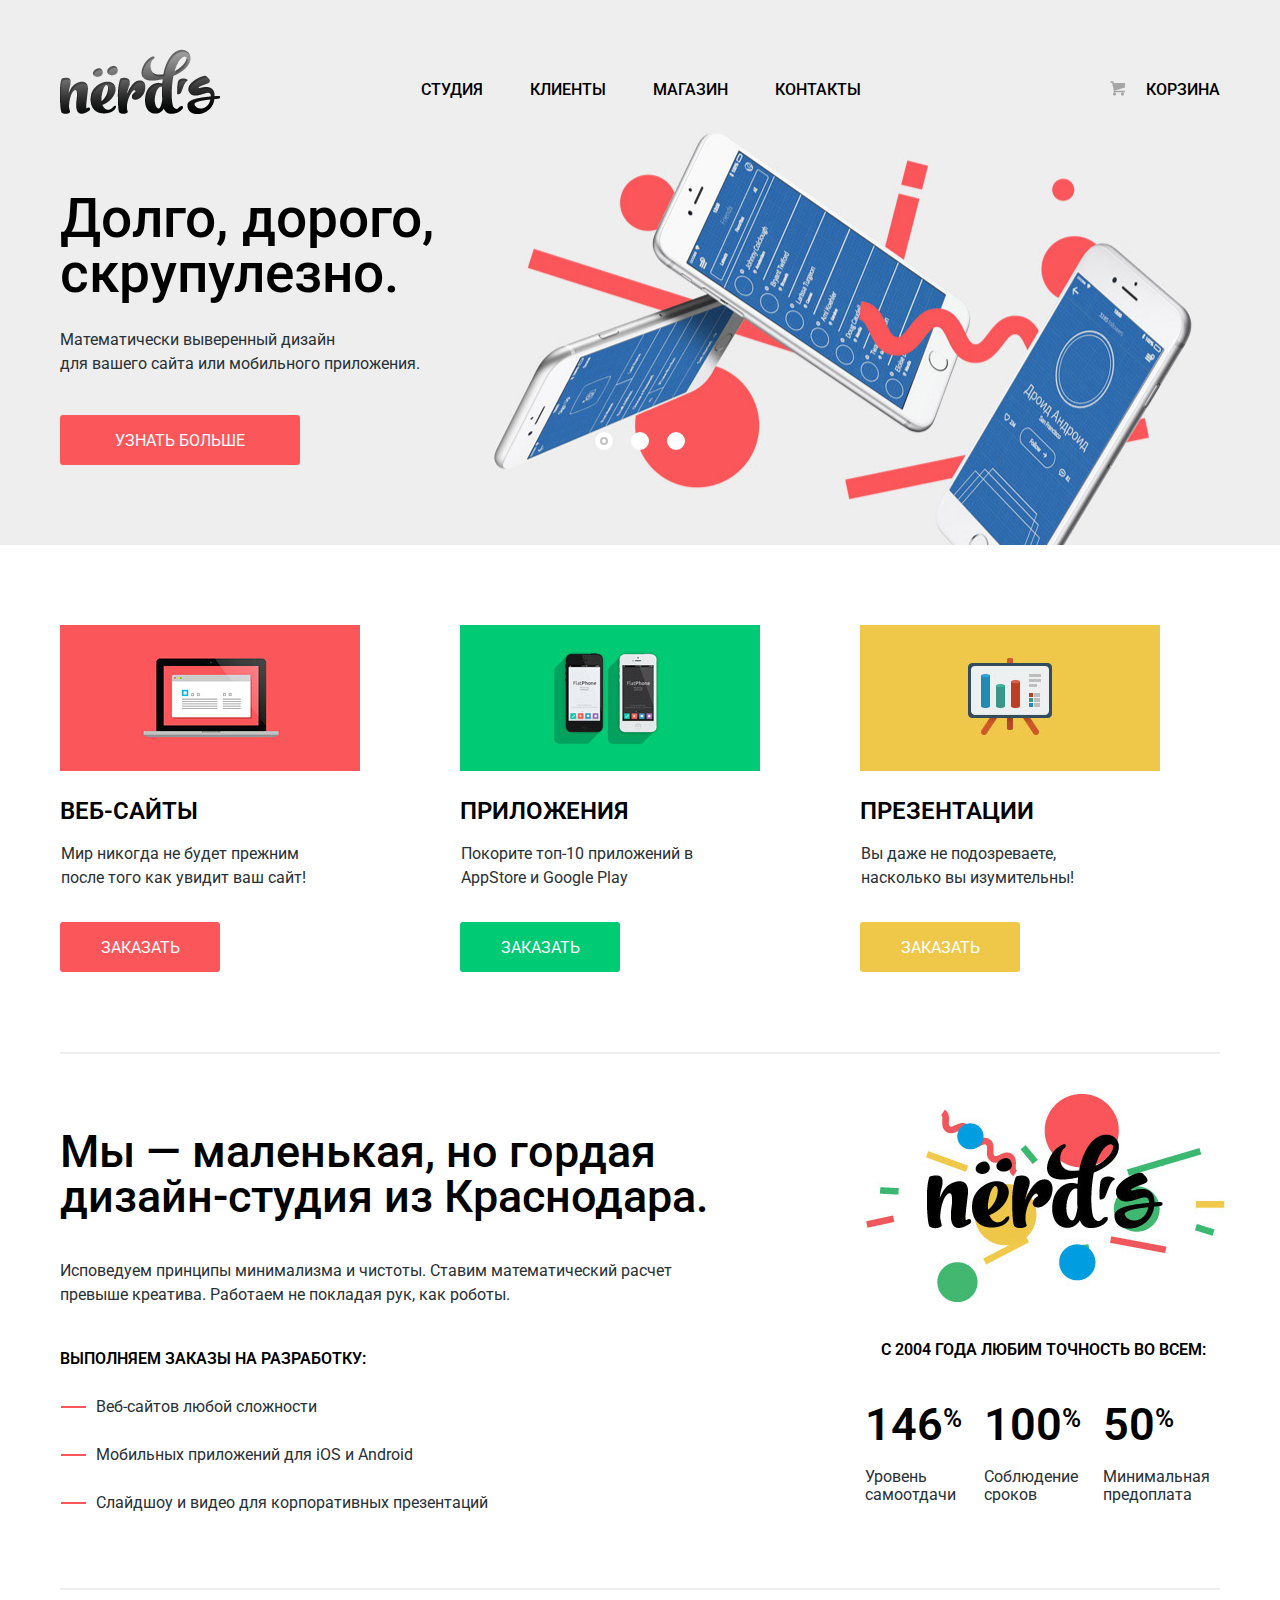
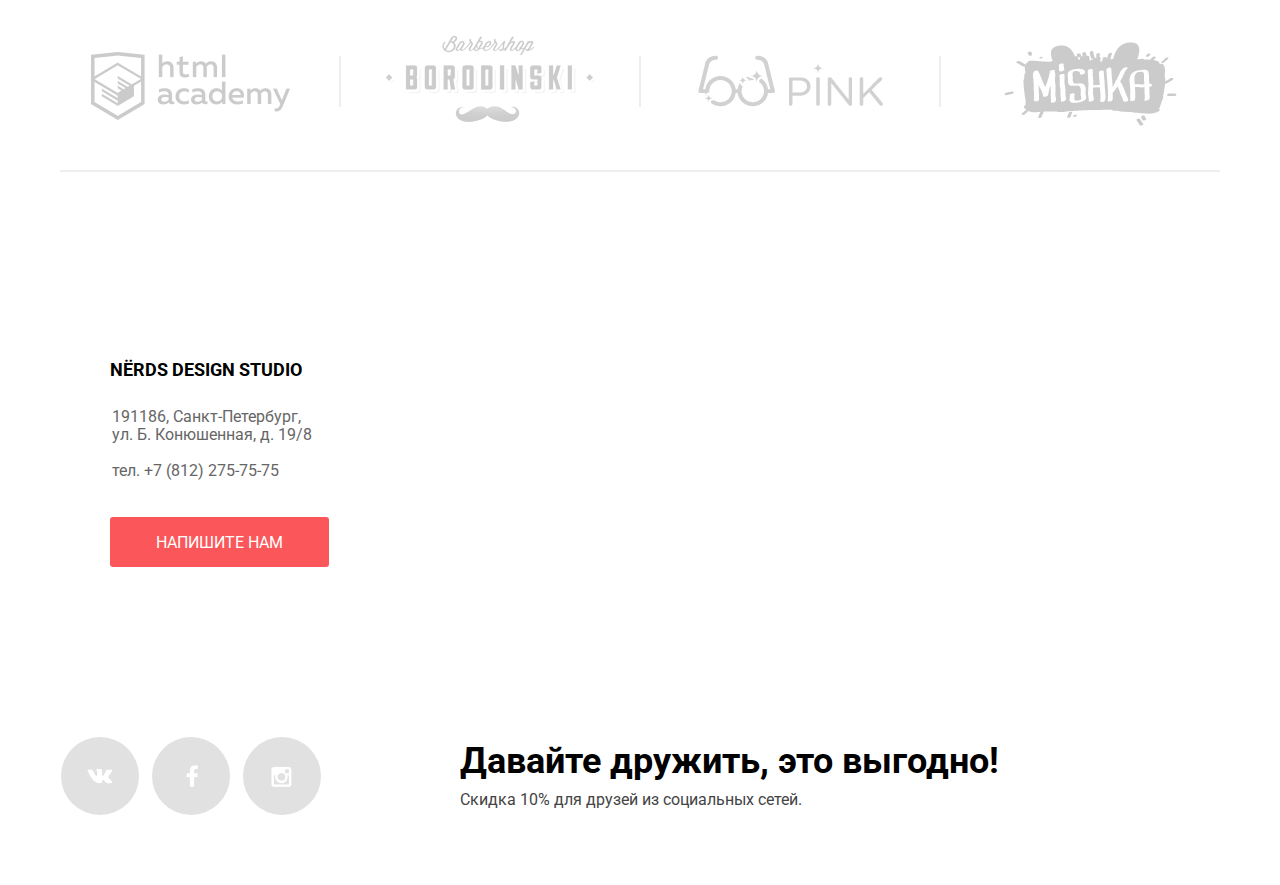
<file: index.html>
<!DOCTYPE html>
<html lang="ru">
	<head>
		<meta charset="utf-8">
		<title>Нёрдс</title>
		<link href="https://fonts.googleapis.com/css?family=Roboto:300,400,500,700,900" rel="stylesheet">
		<link href="css/normalize.css" rel="stylesheet">
		<link href="css/styles.min.css" rel="stylesheet">
	</head>
	<body>
		<header class="main-header">
			<div class="container">
				<div class="nav-margin clearfix">
					<div class="logo">
						<img src="img/nerds-logo.png" width="160" height="65" alt="Нёрдс">
					</div>
					<nav class="main-navigation">
						<ul>
							<li>
								<a class="#">Студия</a>
							</li>
							<li>
								<a href="#">Клиенты</a>
							</li>
							<li>
								<a href="catalog.html">Магазин</a>
							</li>
							<li>
								<a href="#">Контакты</a>
							</li>
						</ul>
					</nav>
          <div class="shopping-block">
            <a class="cart" href="#">Корзина</a>
          </div>
				</div>
				<div class="slider">
					<input type="radio" id="btn-1" name="toggle" checked>
					<span class="slider-indicator"></span>
					<input type="radio" id="btn-2" name="toggle">
					<span class="slider-indicator"></span>
					<input type="radio" id="btn-3" name="toggle">
					<span class="slider-indicator"></span>
					<div class="slide-control">
						<label for="btn-1"></label>
						<label for="btn-2"></label>
						<label for="btn-3"></label>
					</div>
					<div class="slides">
						<div class="slide">
							<div class="slide-text">
								<span class="slide-title">Долго, дорого,
								скрупулезно.</span>
								<p class="slide-info">Математически выверенный дизайн
								для вашего сайта или мобильного приложения.</p>
								<a class="btn slider-btn" href="#">Узнать больше</a>
							</div>
						</div>
						<div class="slide">
							<div class="slide-text">
								<span class="slide-title">Любим математику
								как никто другой</span>
								<p class="slide-info">Никакого креатива, только математические формулы
								для расчета идеальных пропорций.</p>
								<a class="btn slider-btn" href="#">Узнать больше</a>
							</div>
						</div>
						<div class="slide">
							<div class="slide-text">
								<span class="slide-title">Только ночь,
								только хардкор</span>
								<p class="slide-info">Работать днем, как все? Мы против этого.
								Ближе к полуночи работа только начинается</p>
								<a class="btn slider-btn" href="#">Узнать больше</a>
							</div>
						</div>
					</div>
				</div>
			</div>
		</header>
		<main>
			<div class="container">
				<div class="service">
					<div class="service-item">
						<img src="img/websites.jpg" width="300" height="146" alt="Веб-сайты">
						<h2>Веб-сайты</h2>
						<p>Мир никогда не будет прежним
						после того как увидит ваш сайт!</p>
						<a class="btn service-btn-red" href="#">Заказать</a>
					</div>
					<div class="service-item">
						<img src="img/apps.jpg" width="300" height="146" alt="Приложения">
						<h2>Приложения</h2>
						<p>Покорите топ-10 приложений в
						AppStore и Google Play</p>
						<a class="btn service-btn-green" href="#">Заказать</a>
					</div>
					<div class="service-item">
						<img src="img/presentation.jpg" width="300" height="146" alt="Презентации">
						<h2>Презентации</h2>
						<p>Вы даже не подозреваете,
						насколько вы изумительны!</p>
						<a class="btn service-btn-yellow" href="#">Заказать</a>
					</div>
				</div>
				<div class="studio clearfix">
					<div class="studio-info">
						<p class="studio-info-title">Мы — маленькая, но гордая дизайн-студия из Краснодара.</p>
						<p>Исповедуем принципы минимализма и чистоты. Ставим математический расчет превыше креатива. Работаем не покладая рук, как роботы.</p>
						<h3>Выполняем заказы на разработку:</h3>
						<ul>
							<li>Веб-сайтов любой сложности</li>
							<li>Мобильных приложений для iOS и Android</li>
							<li>Слайдшоу и видео для корпоративных презентаций</li>
						</ul>
					</div>
					<div class="studio-features">
						<div class="logo-img">
							<img src="img/nerds-color.jpg" width="360" height="208" alt="Нердс">
						</div>
						<h3>C 2004 года любим точность во всем:</h3>
						<div class="features-block">
							<div class="features-item">
								<span class="features-percent">146<sup>%</sup></span>
								<p>Уровень самоотдачи</p>
							</div>
							<div class="features-item">
								<span class="features-percent">100<sup>%</sup></span>
								<p>Соблюдение сроков</p>
							</div>
							<div class="features-item">
								<span class="features-percent">50<sup>%</sup></span>
								<p>Минимальная предоплата</p>
							</div>
						</div>
					</div>
				</div>
				<div class="our-clients">
					<div class="client-item">
						<a href="https://htmlacademy.ru/" class="logo-academy">
							<img src="img/logotype-academy-1.png" width="199" height="68" alt="HTML Academy">
						</a>
					</div>
					<div class="client-item">
						<a href="#" class="logo-barbershop">
							<img src="img/logotype-barbershop-2.png" width="209" height="87" alt="Borodinski">
						</a>
					</div>
					<div class="client-item">
						<a href="#" class="logo-pink">
							<img src="img/logotype-pink-3.png" width="185" height="52" alt="Pink">
						</a>
					</div>
					<div class="client-item">
						<a href="#" class="logo-mishka">
							<img src="img/logotype-mishka-4.png" width="173" height="84" alt="Mishka">
						</a>
					</div>
				</div>
			</div>
		</main>
		<div class="map">
			<div id="yandex-map"></div>
			<div class="write-us">
				<h2 class="title">Nёrds Design Studio</h2>
				<p>191186, Санкт-Петербург,<br>
				 ул. Б. Конюшенная, д. 19/8</p>
				<div class="phone clearfix">
				<span>тел.</span>
				<a href="tel:+78122757575">+7 (812) 275-75-75</a>
				</div>
				<a class="btn write-us-btn" href="form.html">Напишите нам</a>
			</div>
		</div>
		<footer class="main-footer">
			<div class="container clearfix">
				<div class="footer-social">
					<div class="social-buttons">
						<a class="social-btn social-btn-vk" href="#">ВКонтакте</a>
						<a class="social-btn social-btn-fb" href="#">Facebook</a>
						<a class="social-btn social-btn-inst" href="#">Instagram</a>
					</div>
					<div class="call-to-action">
						<p class="friendship">Давайте дружить, это выгодно!</p>
						<p>Скидка 10% для друзей из социальных сетей.</p>
					</div>
				</div>
			</div>
		</footer>
		<div class="modal-content">
			<button class="modal-content-close" type="button" title="Закрыть">Закрыть</button>
			<h2 class="modal-content-title">Напишите нам</h2>
			<form class="writeus-form" action="#" method="post">
				<div class="main-user-info">
					<div class="user-info">
						<label for="user-name-id" class="contact-name">Ваше имя:</label>
						<input id="user-name-id" type="text" name="user-name" placeholder="Представьтесь, пожалуйста">
					</div>
					<div class="user-info">
						<label for="user-email-id">Ваш e-mail:</label>
						<input id="user-email-id" type="email" name="user-email" placeholder="Для отправки ответа">
					</div>
				</div>
				<label for="text-id">Текст письма:</label>
				<textarea id="text-id" rows="2" cols="70" name="text" placeholder="В свободной форме"></textarea>
				<input class="submit" type="submit" value="Отправить">
			</form>
		</div>
		<script src="js/script.min.js"></script>
    <script type="text/javascript" charset="utf-8" async src="https://api-maps.yandex.ru/services/constructor/1.0/js/?sid=w0lZsD1sRhU8kFtEp_x0Rfy8BJeHGPGm&amp;width=100%25&amp;height=416&amp;lang=ru_RU&amp;sourceType=constructor&amp;scroll=true&amp;id=yandex-map"></script>
	</body>
</html>
</file>
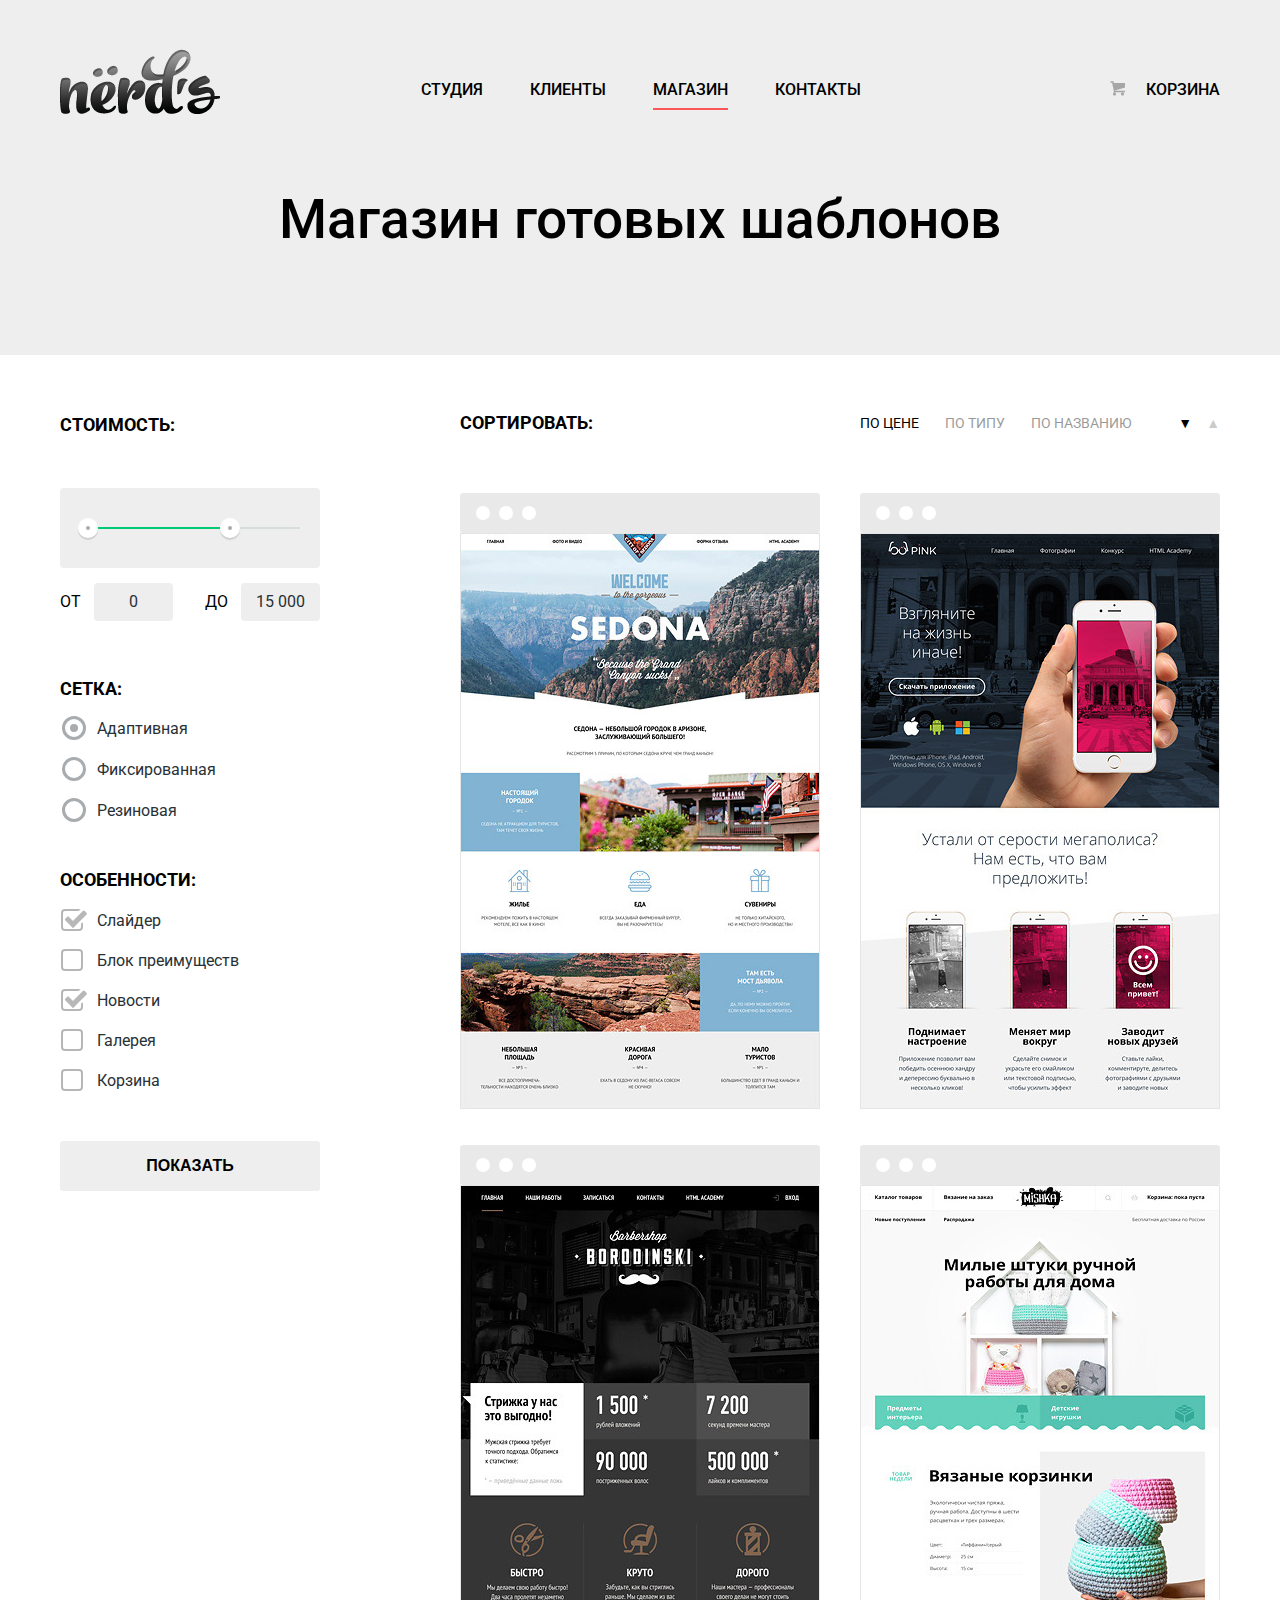
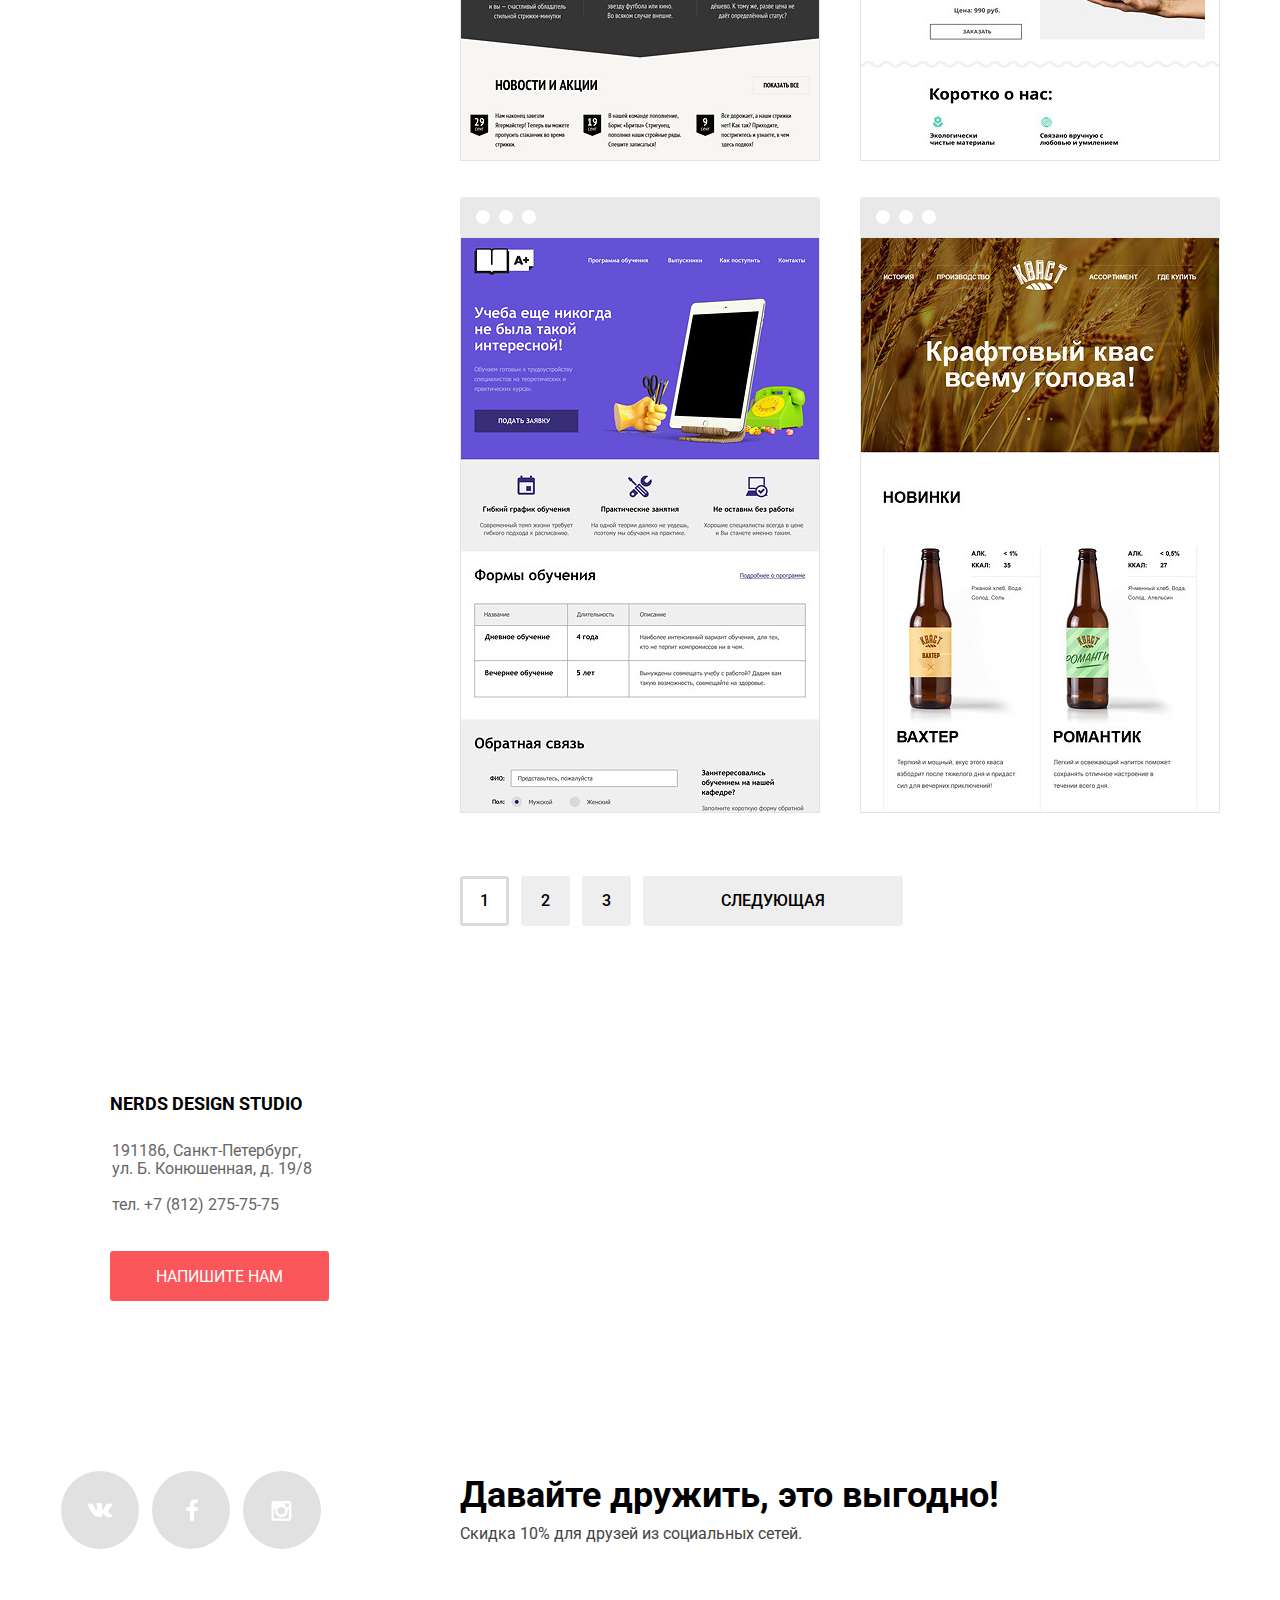
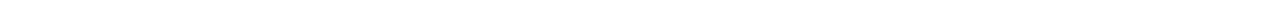
<file: catalog.html>
<!DOCTYPE html>
<html lang="ru">
	<head>
		<meta charset="utf-8">
		<title>Каталог Нёрдс</title>
		<link href="https://fonts.googleapis.com/css?family=Roboto:300,400,500,700,900" rel="stylesheet">
		<link href="css/normalize.css" rel="stylesheet">
		<link href="css/styles.min.css" rel="stylesheet">
	</head>
	<body>
		<header class="main-header">
			<div class="container">
				<div class="nav-catalog clearfix">
					<div class="logo">
						<a href="index.html">
							<img src="img/nerds-logo.png" width="160" height="65" alt="Нёрдс">
						</a>
					</div>
					<nav class="main-navigation">
						<ul>
							<li>
								<a href="index.html">Студия</a>
							</li>
							<li>
								<a href="#">Клиенты</a>
							</li>
							<li>
								<a class="current">Магазин</a>
							</li>
							<li>
								<a href="#">Контакты</a>
							</li>
						</ul>
					</nav>
          <div class="shopping-block">
            <a class="cart" href="#">Корзина</a>
          </div>
				</div>
			</div>
			<div class="page-title">
				<div class="container">
					<h1>Магазин готовых шаблонов</h1>
				</div>
			</div>
		</header>
		<main>
			<div class="container">
				<div class="main-content clearfix">
					<aside>
						<form action="#" method="get">
							<div class="price">
								<div class="value">
									<h2 class="catalog-title">Стоимость:</h2>
								</div>
								<div class="range">
									<div class="range-controls">
										<div class="scale">
											<div class="bar"></div>
										</div>
										<div class="range-item range-item-left"></div>
										<div class="range-item range-item-right"></div>
									</div>
									<div class="price-controls">
										<label class="min-price">от <input name="min-price" type="text" value="0"></label>
										<label class="max-price">до <input name="max-price" type="text" value="15 000"></label>
									</div>
								</div>
							</div>
							<div class="layout">
								<h2 class="catalog-title">Сетка:</h2>
								<p><label class="name-radio">
									<input type="radio" name="layout" value="adaptive" checked>
									<span class="radio-indicator"></span>
									<span class="title-radio">Адаптивная</span>
									</label></p>
								<p><label class="name-radio">
								<input type="radio" name="layout" value="fixed">
								<span class="radio-indicator"></span>
								<span class="title-radio">Фиксированная</span>
								</label></p>
								<p><label for="radio-id" class="name-radio">
									<input id="radio-id" type="radio" name="layout" value="responsive">
									<span class="radio-indicator"></span>
									<span class="title-radio">Резиновая</span>
									</label></p>
							</div>
							<div class="special">
								<h2 class="catalog-title">Особенности:</h2>
								<p><label class="name-checkbox">
									<input type="checkbox" name="slider" checked>
									<span class="checkbox-indicator"></span>
									<span class="title-checkbox">Слайдер</span>
									</label></p>
								<p><label class="name-checkbox">
									<input type="checkbox" name="features block">
									<span class="checkbox-indicator"></span>
									<span class="title-checkbox">Блок преимуществ</span>
									</label></p>
								<p><label class="name-checkbox">
									<input type="checkbox" name="news" checked>
									<span class="checkbox-indicator"></span>
									<span class="title-checkbox">Новости</span>
									</label></p>
								<p><label class="name-checkbox">
									<input type="checkbox" name="gallery">
									<span class="checkbox-indicator"></span>
									<span class="title-checkbox">Галерея</span>
									</label></p>
								<p><label class="name-checkbox">
									<input type="checkbox" name="cart">
									<span class="checkbox-indicator"></span>
									<span class="title-checkbox">Корзина</span>
									</label></p>
							</div>
							<input class="submit" type="submit" value="Показать">
						</form>
					</aside>
					<div class="product">
						<div class="product-options clearfix">
							<div class="sorting">
								<h2>Сортировать:</h2>
							</div>
							<div class="sorting-option clearfix">
								<div class="name-type">
									<ul>
										<li>
											<a class="active" href="#">По цене</a>
										</li>
										<li>
											<a href="#">По типу</a>
										</li>
										<li>
											<a href="#">По названию</a>
										</li>
									</ul>
								</div>
								<div class="sorting-up-down">
									<ul>
										<li>
											<a class="sorting-up active" href="#">&#9660;</a>
										</li>
										<li>
											<a class="sorting-down" href="#">&#9650;</a>
										</li>
									</ul>
								</div>
							</div>
						</div>
						<div class="card">
							<div class="card-item">
								<div class="dots">
									<ul>
										<li></li>
										<li></li>
										<li></li>
									</ul>
								</div>
								<div class="photo-item">
									<img src="img/img-sedona.jpg" width="360" height="576" alt="Sedona">
								</div>
								<div  class="buy-item">
									<h3 class="template"><a href="#">Sedona</a></h3>
									<p>Информационный сайт
									для туристов</p>
									<a class="btn btn-card" href="#">9 900 руб.</a>
								</div>
							</div>
							<div class="card-item">
								<div class="dots">
									<ul>
										<li></li>
										<li></li>
										<li></li>
									</ul>
								</div>
								<div class="photo-item">
									<img src="img/img-pink.jpg" width="360" height="576" alt="Pink App">
								</div>
								<div class="buy-item">
									<h3 class="template"><a href="#">Pink App</a></h3>
									<p>Продуктовый лендинг
									приложения для iOS и Android</p>
									<a class="btn btn-card" href="#">9 900 руб.</a>
								</div>
							</div>
							<div class="card-item">
								<div class="dots">
									<ul>
										<li></li>
										<li></li>
										<li></li>
									</ul>
								</div>
								<div class="photo-item">
									<img src="img/img-barbershop.jpg" width="360" height="576" alt="Barbershop">
								</div>
								<div class="buy-item">
									<h3 class="template"><a href="#">Barbershop</a></h3>
									<p>Сайт салоны красоты.
									Для мужчин, да.</p>
									<a class="btn btn-card" href="#">9 900 руб.</a>
								</div>
							</div>
							<div class="card-item">
								<div class="dots">
									<ul>
										<li></li>
										<li></li>
										<li></li>
									</ul>
								</div>
								<div class="photo-item">
									<img src="img/img-mishka.jpg" width="360" height="576" alt="Mishka">
								</div>
								<div class="buy-item">
									<h3 class="template"><a href="#">Mishka</a></h3>
									<p>Интернет-магазин
									вязаных игрушек</p>
									<a class="btn btn-card" href="#">9 900 руб.</a>
								</div>
							</div>
							<div class="card-item">
								<div class="dots">
									<ul>
										<li></li>
										<li></li>
										<li></li>
									</ul>
								</div>
								<div class="photo-item">
									<img src="img/img-aplus.jpg" width="360" height="576" alt="A Plus">
								</div>
								<div class="buy-item">
									<h3 class="template"><a href="#">A Plus</a></h3>
									<p>Лендинг курсов повышения
									квалификации</p>
									<a class="btn btn-card" href="#">9 900 руб.</a>
								</div>
							</div>
							<div class="card-item">
								<div class="dots">
									<ul>
										<li></li>
										<li></li>
										<li></li>
									</ul>
								</div>
								<div class="photo-item">
									<img src="img/img-kvast.jpg" width="360" height="576" alt="Кваст">
								</div>
								<div class="buy-item">
									<h3 class="template"><a href="#">Кваст</a></h3>
									<p>Промо-сайт производителя
									крафтового кваса</p>
									<a class="btn btn-card" href="#">9 900 руб.</a>
								</div>
							</div>
						</div>
						<div class="pagination">
							<a class="current">1</a>
							<a href="#">2</a>
							<a href="#">3</a>
							<a class="next" href="#">Следующая</a>
						</div>
					</div>
				</div>
			</div>
		</main>
		<div class="map">
			<div id="yandex-map"></div>
			<div class="write-us">
				<h2 class="title">Nerds Design Studio</h2>
				<p>191186, Санкт-Петербург,<br>
				ул. Б. Конюшенная, д. 19/8</p>
				<div class="phone clearfix">
					<span>тел.</span>
					<a href="tel:+78122757575">+7 (812) 275-75-75</a>
				</div>
				<a class="btn write-us-btn" href="form.html">Напишите нам</a>
			</div>
		</div>
		<footer class="main-footer">
			<div class="container clearfix">
				<div class="footer-social">
					<div class="social-buttons">
						<a class="social-btn social-btn-vk" href="#">ВКонтакте</a>
						<a class="social-btn social-btn-fb" href="#">Facebook</a>
						<a class="social-btn social-btn-inst" href="#">Instagram</a>
					</div>
					<div class="call-to-action">
						<p class="friendship">Давайте дружить, это выгодно!</p>
						<p>Скидка 10% для друзей из социальных сетей.</p>
					</div>
				</div>
			</div>
		</footer>
		<div class="modal-content">
			<button class="modal-content-close" type="button" title="Закрыть">Закрыть</button>
			<h2 class="modal-content-title">Напишите нам</h2>
			<form class="writeus-form" action="#" method="post">
				<div class="main-user-info">
					<div class="user-info">
						<label for="user-name-id" class="contact-name">Ваше имя:</label>
						<input id="user-name-id" type="text" name="user-name" placeholder="Представьтесь, пожалуйста">
					</div>
					<div class="user-info">
						<label for="user-email-id">Ваш e-mail:</label>
						<input id="user-email-id" type="email" name="user-email" placeholder="Для отправки ответа">
					</div>
				</div>
				<label for="text-id">Текст письма:</label>
				<textarea id="text-id" rows="2" cols="70" name="text" placeholder="В свободной форме"></textarea>
				<input class="submit" type="submit" value="Отправить">
			</form>
		</div>
		<script src="js/script.min.js"></script>
    <script type="text/javascript" charset="utf-8" async src="https://api-maps.yandex.ru/services/constructor/1.0/js/?sid=w0lZsD1sRhU8kFtEp_x0Rfy8BJeHGPGm&amp;width=100%25&amp;height=416&amp;lang=ru_RU&amp;sourceType=constructor&amp;scroll=true&amp;id=yandex-map"></script>
	</body>
</html>
</file>
<file: css/styles.min.css>
body,h1{font-family:Roboto,Arial,sans-serif;color:#000}a,body,h1,h2,h3,h4,p,ul{padding:0;margin:0}.main-navigation a,.name-type a,.shopping-block a,a{text-decoration:none}.slider,.slides{min-height:424px}.dots ul,.name-type ul,.studio-info ul{list-style:none}body{font-size:16px;line-height:1.5em;font-weight:400}h1{font-size:55px;line-height:55px;font-weight:500}h2,h3{font-weight:600;text-transform:uppercase;font-family:Roboto,Arial,sans-serif;color:#000}h2{font-size:24px;line-height:30px}h3{font-size:16px;line-height:24px}.studio-info .studio-info-title{font-size:45px;font-family:Roboto,Arial,sans-serif;line-height:45px;color:#000;font-weight:500}a,span{display:block}.clearfix::after{content:"";display:table;clear:both}.container{width:1160px;margin:0 auto;padding:0 20px}.main-header{background-color:#eee}.logo{float:left;width:160px;margin-top:49px;margin-right:201px}a img{border:none}.logo a:hover{opacity:.8}.logo a:active{opacity:.3}.main-navigation{float:left;width:540px;margin-top:75px}.main-navigation ul{list-style:none;margin:0;padding:0;font-size:0}.main-navigation li,.shopping-block a{font-size:16px;font-family:Roboto,Arial,sans-serif;line-height:30px;font-weight:500;text-transform:uppercase}.main-navigation li{display:inline-block;vertical-align:top;margin-right:47px;color:#000}.main-navigation a{display:block;color:#000;padding-bottom:3px}.main-navigation .current{border-bottom:2px solid #fb565a;margin-bottom:-2px}.main-navigation a:hover{color:#fb565a}.main-navigation a:active{color:#000;opacity:.3;border-bottom:none}.shopping-block a{color:#000}.call-to-action .friendship,.slide-info,.slide-title,h2.title{font-family:Roboto,sans-serif}.shopping-block a:hover{color:#fb565a}.shopping-block a:active{color:#000;opacity:.3}.shopping-block{height:20px;width:120px;position:relative;float:right;margin-top:75px;text-align:right}.btn,.page-title,.slide-control{text-align:center}.shopping-block::before{content:"";width:30px;height:16px;position:absolute;left:5px;top:6px;background-image:url(../img/sprite-icon.png);background-repeat:no-repeat}.slider{position:relative;width:1160px;margin:0 auto 80px}.slider input[type=radio]{position:absolute;opacity:0}.slide-control{position:absolute;width:160px;height:18px;right:535px;bottom:95px;left:50%;margin-left:-80px;z-index:1000}.slide-control label{display:inline-block;position:relative;width:8px;height:8px;margin:0 7px;background:#fff;border:5px solid #fff;vertical-align:top;border-radius:50%;cursor:pointer}#btn-1:checked~.slide-control label[for=btn-1]::before,#btn-2:checked~.slide-control label[for=btn-2]::before,#btn-3:checked~.slide-control label[for=btn-3]::before{content:"";position:absolute;top:0;left:0;width:4px;height:4px;background:#fff;border-radius:50%;border:2px solid #c1c1c1}.btn,.submit{border-radius:3px}.our-clients,.studio{border-top:2px solid #eee}.slides{width:1160px}.slide{position:absolute;top:0;left:0;width:100%;height:100%;overflow:hidden;display:none}.slide:nth-child(1){background:url(../img/slider-1.jpg) 100% 97% no-repeat}.slide:nth-child(2){background:url(../img/slider-2.jpg) 100% 97% no-repeat}.slide:nth-child(3){background:url(../img/slider-3.jpg) 100% 97% no-repeat}#btn-1:checked~.slides .slide:nth-child(1),#btn-2:checked~.slides .slide:nth-child(2),#btn-3:checked~.slides .slide:nth-child(3){display:block}.slide .slide-text{width:525px;padding:70px 0 40px}.slide-title{margin-bottom:27px;font-size:55px;line-height:55px;color:#000;font-weight:500}.slide-text p{margin-bottom:39px}.slide-info{white-space:pre-line;color:#283136;font-size:16px;line-height:24px}.btn{font-size:16px;line-height:18px;font-weight:400;color:#fff;text-transform:uppercase;width:240px;height:16px;background-color:#fb565a;padding:17px 0}.btn:hover{background-color:#e74246}.btn:active{box-shadow:inset 0 78px 0 rgba(215,55,59,.5),inset 0 3px 0 0 #c13135;color:rgba(255,255,255,.3)}.service{margin-top:80px;margin-bottom:80px;font-size:0}.features-item,.service-item{vertical-align:top;font-size:16px;display:inline-block}.service-item{width:300px;min-height:347px;margin-right:100px;line-height:24px}.service-item:last-child{margin-right:0}.service-item img{margin-bottom:18px}.service-item p{margin-bottom:32px;padding-left:1px;padding-right:45px;color:#283136}.service-item h2{margin-bottom:16px}.service-btn-red{width:160px;background-color:#fb565a}.service-btn-green{width:160px;background-color:#00ca74}.service-btn-green:hover{background-color:#00bc6c}.service-btn-green:active{box-shadow:inset 0 3px 0 0 #009958,inset 0 78px 0 rgba(0,170,98,1);color:rgba(255,255,255,.3)}.service-btn-yellow{width:160px;background-color:#efc84a}.service-btn-yellow:hover{background-color:#eab534}.service-btn-yellow:active{box-shadow:inset 0 3px 0 0 #ce961f,inset 0 78px 0 rgba(229,167,34,1);color:rgba(255,255,255,.3)}.studio{margin-bottom:49px}.studio-info{float:left;margin-top:75px;margin-right:140px;width:665px;padding-bottom:24px}.studio-info p{margin-bottom:40px;color:#283136}.studio-info h3,.studio-info li{margin-bottom:24px}.studio-info li{position:relative;padding-left:36px;list-style-type:none;color:#283136}.studio-info li:last-child{margin-bottom:0}.studio-info li::before{position:absolute;content:"";background:#fb565a;height:2px;width:25px;top:11px;left:1px}.studio-features{float:right;margin-top:40px;width:355px;padding-bottom:24px}.logo-img{margin-bottom:29px}.studio-features h3{text-align:center;margin-bottom:58px;padding-left:2px}.features-item{width:104px;line-height:18px;margin-right:15px}.features-item p{color:#283136}.features-item:last-child{margin-right:0}.features-block{font-size:0}.features-percent{font-size:45px;line-height:10px;font-weight:600;margin-bottom:37px}sup{font-size:26px;font-weight:600}.our-clients{height:180px;border-bottom:2px solid #eee;font-size:0;margin-bottom:80px}.client-item{display:inline-block;width:260px;height:183px;margin-right:40px;vertical-align:middle;position:relative}.client-item:last-child{margin-right:0}.logo-academy,.logo-barbershop,.logo-pink{position:absolute;margin:auto;bottom:0;right:0}.client-item::after{position:absolute;content:"";background:#eee;height:51px;width:2px;top:66px;left:279px}.client-item:last-child::after{display:none}.logo-academy,.logo-barbershop,.logo-mishka,.logo-pink{display:block;left:1px}.logo-academy{background-image:url(../img/logotype-academy-1.png);width:199px;height:68px;opacity:.2;top:9px}.logo-academy:hover{opacity:1}.logo-academy:active{opacity:.1}.logo-barbershop{background-image:url(../img/logotype-barbershop-2.png);width:209px;height:87px;opacity:.2;top:-4px}.logo-barbershop:hover{opacity:1}.logo-barbershop:active{opacity:.1}.logo-pink{background-image:url(../img/logotype-pink-3.png);width:185px;height:52px;opacity:.2;top:-2px}.logo-pink:hover{opacity:1}.logo-pink:active{opacity:.1}.client-item img,.logo-mishka{opacity:.2;position:absolute;margin:auto;right:0;bottom:0}.logo-mishka{background-image:url(../img/logotype-mishka-4.png);width:173px;height:84px;top:5px}.logo-mishka:hover{opacity:1}.logo-mishka:active{opacity:.1}.client-item img{left:0;top:0;display:none}.map{width:100%;height:416px;margin-bottom:69px;position:relative}.write-us{position:absolute;top:54px;left:50%;margin-left:-580px;background-color:#fff;width:229px;min-height:213px;padding:49px 40px 47px 50px}h2.title{font-size:18px;line-height:30px;color:#000;font-weight:700;text-transform:uppercase;margin-bottom:23px}.phone a,.phone span,.write-us p{font-size:16px;line-height:18px;color:#666;font-weight:400}.write-us p{margin-bottom:18px;padding-left:2px}.phone span{float:left;margin-right:4px;padding-left:2px}.phone a{float:left}.phone{margin-bottom:37px}.write-us-btn{width:219px;color:#fff}.main-footer{min-height:118px;padding-bottom:30px}.social-buttons{float:left;width:360px;height:78px;font-size:0;margin-right:39px;margin-left:1px}.social-btn{display:inline-block;vertical-align:middle;width:78px;height:78px;border-radius:50%;background-color:#e1e1e1;font-size:16px;margin-right:13px;text-indent:-4000px;background-image:url(../img/sprite-icon.png);background-repeat:no-repeat}.social-btn:last-child{margin-right:0}.social-btn:hover{background-color:#e74246}.social-btn:active{box-shadow:inset 0 3px 0 0 #c13135,inset 0 78px 0 rgba(215,55,59,.7)}.social-btn-vk{background-position:26px -85px}.social-btn-fb{background-position:27px -27px}.social-btn-inst{background-position:26px -142px}.call-to-action{float:right;width:760px}.call-to-action .friendship{font-size:36px;line-height:36px;color:#000;font-weight:700;margin-top:6px;margin-bottom:10px}.call-to-action p{font-size:16px;line-height:22px;color:#444}.catalog-title,.sorting h2{font-size:18px;font-weight:700;color:#000}.nav-catalog{margin-bottom:71px}.page-title{padding-bottom:108px;margin-bottom:59px}.catalog-title{line-height:30px}.sorting h2{line-height:18px}aside{float:left;width:260px;min-height:900px}.value{margin-top:-4px;margin-bottom:48px}.range-controls{position:relative;width:220px;height:41px;padding-top:39px;padding-left:20px;padding-right:20px;background-color:#eee;border-radius:4px;margin-bottom:15px}.range-controls .scale{height:2px;background:#d7dcde}.range-controls .bar{width:70%;height:2px;background:#00ca74}.range-controls .range-item{position:absolute;top:30px;left:0;width:4px;height:4px;border-radius:50%;border:8px solid #fff;background:#ababab;box-shadow:0 2px 1px 0 #cfcfcf;cursor:pointer}.range-controls .range-item-left{left:18px}.range-controls .range-item-right{left:160px}.price-controls{font-size:0}.price-controls label{display:inline-block;vertical-align:top;font-size:16px;text-transform:uppercase;width:50%}.pagination a,.submit{vertical-align:middle}.max-price{text-align:right}.buy-item,.submit{text-align:center}.price-controls input{font-family:Roboto,Arial,sans-serif;font-size:16px;text-align:center;color:#283136;width:61px;padding:10px 9px;border:none;border-radius:4px;background:#eee;margin-left:9px}.layout,.price,.special{padding-bottom:10px}.name-checkbox,.name-radio{padding-left:37px;cursor:pointer}.price{margin-bottom:43px}.layout .catalog-title{margin-bottom:14px}.layout p{font-size:16px;line-height:22px;color:#283136;margin-bottom:19px}.layout p:last-child,.special p:last-child{margin-bottom:0}.layout{margin-bottom:33px}.name-checkbox span,.name-radio span{display:inline}.name-checkbox input[type=checkbox],.name-radio input[type=radio]{display:none}.name-radio{position:relative}input[type=radio]+.radio-indicator{position:absolute;top:-3px;left:2px;width:18px;height:18px;border-radius:50%;border:3px solid #283136;background-color:#fff;opacity:.4}input[type=radio]:checked+.radio-indicator::before{content:"";position:absolute;top:5px;left:5px;width:8px;height:8px;border-radius:50%;background-color:#283136}.name-radio:hover{color:#000}input[type=radio]:hover+.radio-indicator{opacity:1}input[type=radio]:disabled+.radio-indicator{opacity:.1}.special .catalog-title{margin-bottom:15px}.special p{font-size:16px;line-height:22px;color:#283136;margin-bottom:18px}.name-type a,.submit{line-height:18px;text-transform:uppercase}.name-checkbox:hover,.submit{color:#000}.special{margin-bottom:39px}.name-checkbox{position:relative}input[type=checkbox]+.checkbox-indicator{position:absolute;top:-2px;left:1px;width:18px;height:18px;border:2px solid #4d4d4d;background:#fff;border-radius:4px;opacity:.4}input[type=checkbox]:checked+.checkbox-indicator::before{content:"";position:absolute;top:5px;left:5px;width:5px;height:12px;border-top-left-radius:1px;border-top-right-radius:1px;background:#4d4d4d;-webkit-transform:rotate(-45deg);transform:rotate(-45deg)}input[type=checkbox]:checked+.checkbox-indicator::after{content:"";position:absolute;top:-2px;left:13px;width:5px;height:20px;border-top-left-radius:1px;border-top-right-radius:1px;background:#4d4d4d;box-shadow:0 -12px 0 3px #fff;-webkit-transform:rotate(45deg);transform:rotate(45deg)}.pagination a:active,.submit:active{box-shadow:inset 0 3px 0 0#bfbfbf,inset 0 50px 0 0 rgba(213,213,213,1)}input[type=checkbox]:hover+.checkbox-indicator{opacity:1}input[type=checkbox]:disabled+.checkbox-indicator{opacity:.1}input[type=radio]:disabled~.title-radio,input[type=checkbox]:disabled~.title-checkbox{opacity:.3}.submit{font-size:16px;font-weight:600;width:260px;height:50px;background-color:#eee;border:none;cursor:pointer;padding-left:6px;padding-right:6px}.card-item,.dots li,.name-type li,.sorting-up-down{vertical-align:top}.submit:hover{background-color:#dfdfdf}.submit:active{outline:0;color:rgba(0,0,0,.3)}.submit:focus{outline:0}.product{float:right;width:760px;font-size:0;margin-bottom:80px}.product-options{width:760px;font-size:0;margin-bottom:55px}.sorting{float:left;width:160px}.sorting-option{float:right;width:360px;font-size:14px}.name-type{float:left;width:275px;font-size:0;margin-right:10px}.name-type li{display:inline-block;margin-right:26px}.name-type li:last-child{margin-right:0}.name-type a{font-size:14px;color:#000;opacity:.4;font-weight:400}.name-type .active{opacity:1}.name-type a:hover{opacity:.6}.sorting-up-down{font-size:0;float:right;max-width:60px}.sorting-down,.sorting-up{font-size:14px;line-height:1.4;color:#000;text-decoration:none}.sorting-up-down li{display:inline-block;vertical-align:top;margin-left:5px}.sorting-up-down .active{opacity:1;text-decoration:none;outline:0}.sorting-up{opacity:.2;padding-left:13px}.sorting-up:hover{opacity:.4}.sorting-down{opacity:.2;padding-left:9px}.sorting-down:hover{opacity:.4}.card{font-size:0;margin-bottom:27px}.card-item{display:inline-block;width:360px;height:616px;font-size:0;margin-right:40px;margin-bottom:36px;position:relative;cursor:pointer}.card-item:nth-child(2n){margin-right:0}.buy-item{position:absolute;min-height:231px;background:#eee;width:100%;bottom:0;font-size:16px;line-height:18px;color:#666;display:none}.card-item:hover .dots{background-color:#4d4d4d}.card-item:hover .photo-item{box-shadow:0 5px 22px 0 #ccc}.card-item:hover .buy-item{display:block}h3.template{font-size:18px;line-height:30px;color:#000;font-weight:700;margin-top:27px;margin-bottom:15px}.template a{color:#000;text-decoration:none}.buy-item p{white-space:pre-line;font-size:16px;line-height:18px;color:#666;margin-bottom:30px}.btn-card{width:200px;background-color:#fb565a;margin:auto}.btn-card:hover{background-color:#e74246}.btn-card:active{box-shadow:inset 0 3px 0 0 #c13135;background-color:#d7373b;color:#fff}.dots{width:360px;height:40px;background:#e9e9e9;box-sizing:border-box;border-radius:3px;font-size:0}.dots li{display:inline-block;width:14px;height:14px;background:#fff;border-radius:50%;margin-right:9px;margin-top:13px}.dots ul,.name-type ul,.sorting-up-down ul{padding:0;margin:0}.dots li:first-child{margin-left:16px}.pagination{font-size:0;margin-bottom:-20px}.pagination a{display:inline-block;font-size:16px;font-weight:500;line-height:50px;text-transform:uppercase;text-decoration:none;color:#000;margin-right:12px;min-height:50px;background-color:#eee;padding:0 20px;border-radius:3px}.pagination a:hover{background-color:#dfdfdf}.pagination a:active{color:rgba(0,0,0,.3)}.pagination .current{border:3px solid #dbdbdb;background-color:#fff;height:44px;min-height:44px;line-height:44px;padding:0 17px}.pagination .next{padding:0 78px}.modal-content{position:absolute;bottom:181px;left:50%;margin-left:-480px;width:760px;padding:67px 100px;background:#fff;color:#000;box-shadow:0 19px 48px 3px #595a5a;display:none}.modal-content-show{display:block;-webkit-animation-name:zoom;animation-name:zoom;-webkit-animation-duration:1s;animation-duration:1s}@-webkit-keyframes zoom{from{opacity:0;-webkit-transform:scale3d(.3,.3,.3);transform:scale3d(.3,.3,.3)}50%{opacity:1}}@keyframes zoom{from{opacity:0;-webkit-transform:scale3d(.3,.3,.3);transform:scale3d(.3,.3,.3)}50%{opacity:1}}.modal-error{background:#ffffe0}.modal-content-close{position:absolute;top:78px;right:91px;width:21px;height:21px;font-size:0;border:0;cursor:pointer;background:url(../img/modal-close.png) no-repeat}.modal-content-close:hover{background:url(../img/modal-close.png) 0 -23px no-repeat}.modal-content-close:active{background:url(../img/modal-close.png) 0 -47px no-repeat;outline:0}.modal-content-close:focus{outline:0}.modal-content h2{margin:0 0 41px -1px;font-size:45px;line-height:45px;color:#000;text-transform:none}.main-user-info{font-size:0;margin-bottom:23px}.writeus-form input[type=text],.writeus-form input[type=email]{width:330px;margin:0 0 10px;padding:14px 13px;font-size:16px;line-height:18px;color:#444;border-radius:3px;border:2px solid #d7dcde}.writeus-form input[type=text]:hover,.writeus-form input[type=email]:hover,.writeus-form textarea:hover{border-color:#b4b9bb}.writeus-form input[type=text]:focus,.writeus-form input[type=email]:focus,.writeus-form textarea:focus{border-color:#000;outline:0}.writeus-form-error input[type=text],.writeus-form-error input[type=email],.writeus-form-error textarea[name=text]{border-color:#e74246;color:#e74246}.writeus-form .user-info{display:inline-block;vertical-align:top;width:360px;font-size:16px;margin-right:40px}.writeus-form .user-info:last-of-type{margin-right:0}.user-info .contact-name{opacity:1}.writeus-form label{display:block;font-size:16px;font-weight:600;line-height:18px;margin-bottom:9px}.writeus-form textarea{font-size:16px;line-height:18px;color:#444;width:731px;padding:14px 13px;min-height:87px;resize:none;border-radius:3px;border:2px solid #d7dcde;margin-bottom:40px}.writeus-form input[type=submit]{display:block;font-size:16px;background:#fb565a;color:#fff;font-weight:500;margin-bottom:17px}.writeus-form input[type=submit]:hover{background-color:#e74246}.writeus-form input[type=submit]:active{box-shadow:inset 0 78px 0 rgba(215,55,59,.5),inset 0 3px 0 0 #c13135;color:rgba(255,255,255,.3);outline:0}.writeus-form input[type=submit]:focus{outline:0}.form-list{margin:70px auto}.form-list h2{margin-bottom:20px}
</file>
